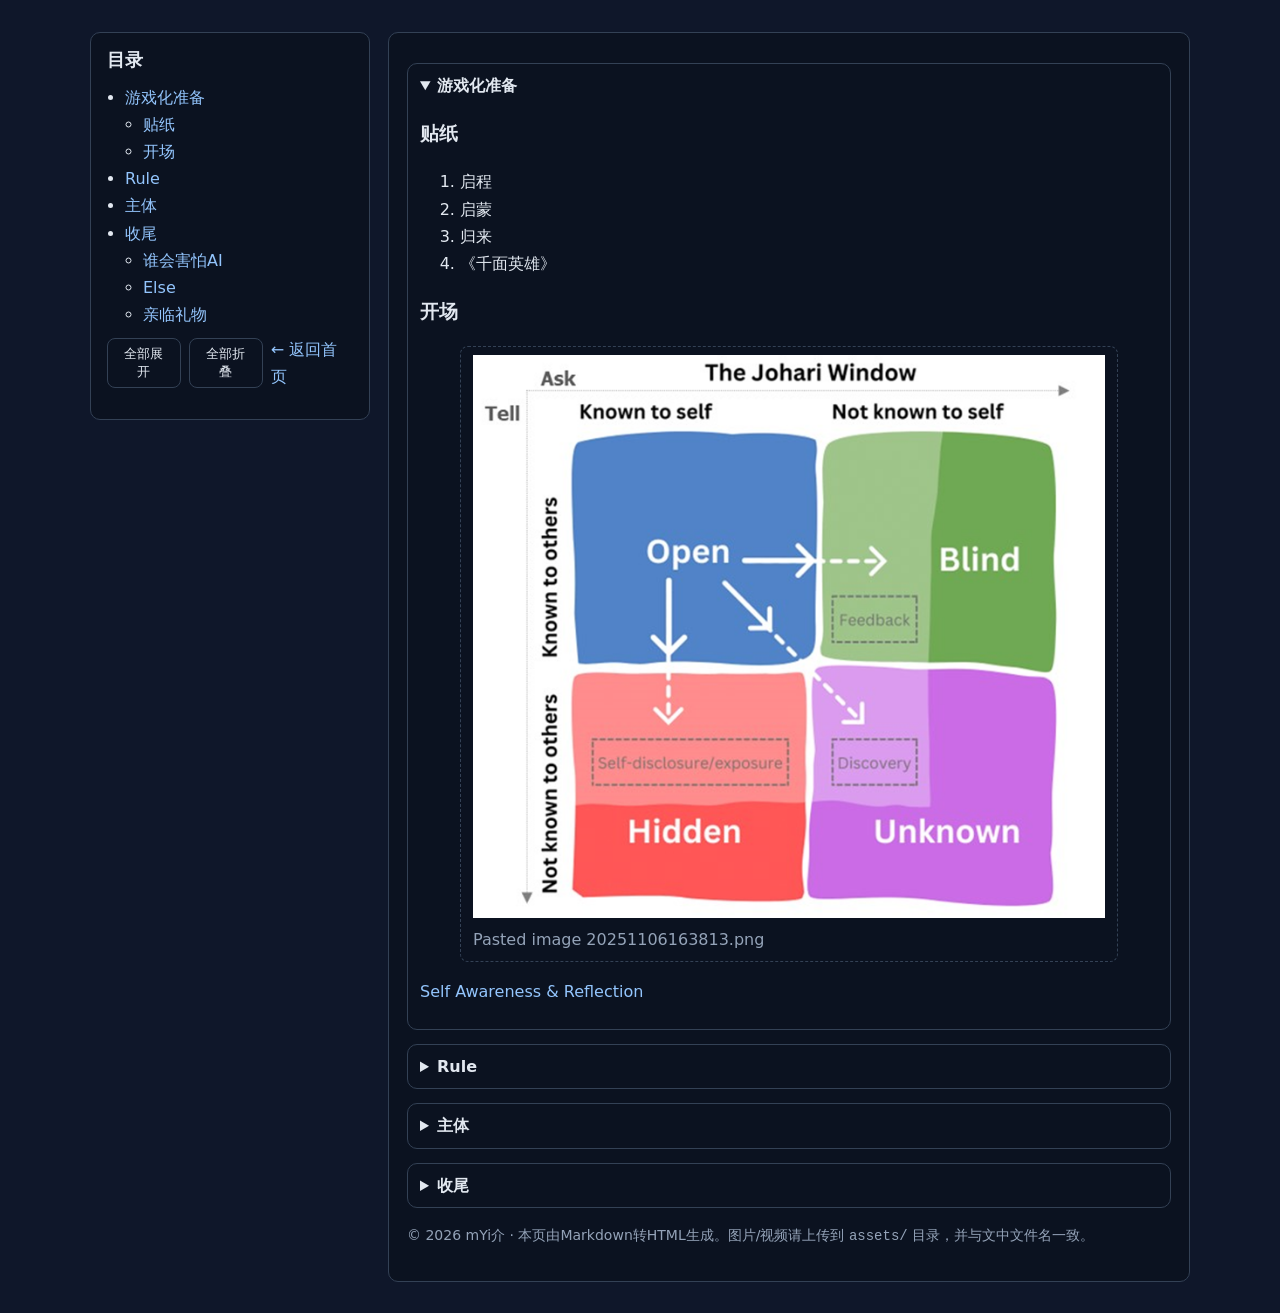
<file: share_ai.html>
<!doctype html>
<html lang="zh-CN">
<head>
  <meta charset="utf-8">
  <meta name="viewport" content="width=device-width, initial-scale=1">
  <title>AI 分享 </title>
  <meta name="color-scheme" content="dark light">
  <base target="_top">
  <style>
    :root { --bg:#0f172a; --fg:#e2e8f0; --muted:#94a3b8; --link:#93c5fd; --border:#334155; }
    body { margin:0; background:var(--bg); color:var(--fg); font-family:system-ui,-apple-system,Segoe UI,Roboto,Helvetica,Arial,sans-serif; line-height:1.7; }
    .wrap { max-width:1100px; margin:32px auto; padding:0 16px; }
    .grid { display:grid; grid-template-columns: 280px 1fr; gap:18px; }
    @media (max-width: 980px) { .grid { grid-template-columns: 1fr; } }
    .toc { background:#0b1220; border:1px solid var(--border); border-radius:10px; padding:12px 16px; position:sticky; top:12px; align-self:start; }
    .toc h2 { margin:0 0 8px; font-size:18px; }
    .toc ul { margin:0; padding-left:18px; }
    .content { background:#0b1220; border:1px solid var(--border); border-radius:10px; padding:16px 18px; }
    a { color:var(--link); text-decoration:none; }
    a:hover { text-decoration:underline; }
    .fold { border:1px solid var(--border); border-radius:10px; padding:8px 12px; margin:14px 0; background:#0b1220; }
    .fold > summary { cursor:pointer; font-weight:600; }
    .media { background:#0b1220; border:1px dashed var(--border); padding:8px 12px; border-radius:8px; color:#94a3b8; }
    img, video { max-width:100%; height:auto; }
    .actions { display:flex; gap:8px; align-items:center; margin:8px 0 16px; }
    button.small { background:#0b1220; color:var(--fg); border:1px solid var(--border); padding:6px 10px; border-radius:8px; cursor:pointer; }
  </style>
  <script>
    function reportHeight(){
      window.requestAnimationFrame(function(){
        var h=Math.max(document.body.scrollHeight,document.documentElement.scrollHeight);
        if (window.parent){ window.parent.postMessage({ type: 'iframeHeight', h: h }, '*'); }
      });
    }
    document.addEventListener('DOMContentLoaded', reportHeight);
    window.addEventListener('load', reportHeight);
    new ResizeObserver(reportHeight).observe(document.documentElement);
  </script>
</head>
<body>
  <div class="wrap">
    <div class="grid">
      <aside class="toc">
        <h2>目录</h2>
<ul><li><a href='#游戏化准备'>游戏化准备 </a><ul><li><a href='#贴纸'>贴纸 </a></li><li><a href='#开场'>开场 </a></li></ul></li><li><a href='#rule'>Rule </a></li><li><a href='#主体'>主体 </a></li><li><a href='#收尾'>收尾 </a><ul><li><a href='#谁会害怕ai'>谁会害怕AI </a></li><li><a href='#else'>Else </a></li><li><a href='#亲临礼物'>亲临礼物 </a></li></ul></li></ul>
        <div class="actions">
          <button class="small" id="expand-all">全部展开</button>
          <button class="small" id="collapse-all">全部折叠</button>
          <a href="/" style="margin-left:auto">← 返回首页</a>
        </div>
      </aside>
      <article class="content">
<details id='游戏化准备' class='fold' open><summary>游戏化准备 </summary>
<h3 id='贴纸'>贴纸 </h3>
<ol>
<li>启程 </li>
<li>启蒙 </li>
<li>归来 </li>
<li>《千面英雄》 </li>
</ol>
<h3 id='开场'>开场 </h3>

<p><figure class='media'><img src='./assets/Pasted image 20251106163813.png' alt='Pasted image 20251106163813.png'><figcaption>Pasted image 20251106163813.png</figcaption></figure></p>

<p><a href="https://trw1.sharepoint.com/sites/PeopleSuccess/SitePages/Self-Reflection.aspx" target="_blank" rel="noopener">Self Awareness & Reflection</a> </p>
 
</details>
<details id='rule' class='fold'><summary>Rule </summary>
<ol>
<li>大白话，日常工作 </li>
<li>without the hype or jargon </li>
<li>《思考 快与慢》 </li>
</ol>
</details>
<details id='主体' class='fold'><summary>主体 </summary>
<ol>
<li>视野与订阅 </li>
<ol>
<li>Hello, Wolrd! </li>
<ol>
<li></li>
</ol>
</ol>
</ol>
<p><figure class='media'><img src='./assets/Pasted image 20250901165649.png' alt='Pasted image 20250901165649.png'><figcaption>Pasted image 20250901165649.png</figcaption></figure></p>

<ol>
<ol>
<ol>
</ol>
<li><a href="https://www.theneurondaily.com/p/the-neuron-acquired?_bhlid=01c37ab029761a5f1659f82962561b2b47f5e194&utm_campaign=the-neuron-acquired&utm_medium=newsletter&utm_source=www.theneurondaily.com" target="_blank" rel="noopener">🐺The Neuron acquired 🚨</a> </li>
<li><a href="https://virtualevents.zf-world.com/" target="_blank" rel="noopener">ZF IT Ai </a>< Wang Guozhi SGH FIXD53 > </li>
<li><a href="https://trw1.sharepoint.com/sites/inet/SitePages/Main.aspx#communities/29280" target="_blank" rel="noopener">ZF OPS</a>< Wang Pierre SGH ZAOO > </li>
</ol>
<li>场景与工具 </li>
<ol>
<li>邮件，如EN用中性的客观事实拒绝 <a href="https://copilot.cloud.microsoft/?FORM=undexpand&auth=2" target="_blank" rel="noopener">Copilot</a> </li>
<li>问答，基于自定义文库的<a href="https://metaso.cn/subject" target="_blank" rel="noopener">专题检索</a> e.g. 客户输入 </li>
<li>配图，e.g. PPT段落文字生图 <a href="https://app.napkin.ai/page/CgoiCHByb2Qtb25lEiwKBFBhZ2UaJDlhMDZlMTFkLWMyOGMtNDI0YS1hZGEzLTAwNjU0N2NmZDE3Nw?s=1" target="_blank" rel="noopener">Napkin</a> </li>
<li>翻译， <a href="https://www.zf.com/apps/tessa/index.html?continue" target="_blank" rel="noopener">TESSA</a> ，<a href="https://trw1.sharepoint.com/sites/inet/corporatepages/Pages/CorporatePages/uod2tePIUIrVir3jeeGOQ/fa88fe4b-6344-4803-b1d5-a047985b3b2c.aspx" target="_blank" rel="noopener">PROMT Translation Agent</a> </li>
<li>数据可编辑化，e.g. 图片/PDF内，kimi <a href=" https://kimi.moonshot.cn/share/cvmct8nf2en36hb6ma7g" target="_blank" rel="noopener">文字转表格</a> </li>
<ol>
<li>数据切片 </li>
<li>prompt：输出整个完整表格的csv格式，不要对数据内容作任何处理，保留空白单元格用占位符表示，并且仔细检查不要遗漏任何细节（*稳定是一切*） </li>
<li>自检，如求和 </li>
<li>限制与对策：单次<a href="https://metaso.cn/s/V9tWgL" target="_blank" rel="noopener">字符上限</a> e.g. <a href="https://wordcounter.net" target="_blank" rel="noopener">1,303</a> </li>
<ol>
<li>灵感：数据预处理 <a href="https://stackoverflow.com/questions/47062749/most-efficient-way-to-split-a-compressed-csv-into-chunks?utm_source=www.theneurondaily.com&utm_medium=referral&utm_campaign=ai-world-building-doctor-deskilling-and-soft-code-quality" target="_blank" rel="noopener">压缩CSV</a> </li>
</ol>
</ol>
<li><a href="https://www.perplexity.ai/search/ni-shi-ai-yin-si-tan-bang-wo-z-hzPmNg3RTRm3GTRA6gkQDw" target="_blank" rel="noopener">工艺顺序调度</a> </li>
<li>市场调研，e.g. 国外产品的中国供应链/集成商 GPT </li>
<li>代码生成，e.g. JavaScript 时频谱热力图 </li>
<ol>
<li>Trea展示，e.g. 贪吃蛇 ==HTML格式== </li>
</ol>
<li><a href="https://www.oneusefulthing.org/p/an-opinionated-guide-to-using-ai?utm_source=substack&publication_id=1180644&post_id=175771315&utm_medium=email&utm_content=share&utm_campaign=email-share&triggerShare=true&isFreemail=true&r=607ruc&triedRedirect=true#" target="_blank" rel="noopener">各家AI选择指南</a> </li>
</ol>
<li>知识管理与笔记 </li>
<ol>
<li>数据库 <a href="https://obsidian.md/" target="_blank" rel="noopener">obisidian</a> 偏工作（结构化） </li>
<ol>
<li><a href="https://markdown.lovejade.cn/" target="_blank" rel="noopener">==Markdown格式==</a> </li>
<li>插件 [[2025-08-11]] e.g. </li>
<ol>
<li>Mermaid Tool 时序图/甘特图 </li>
<li>Chartsview Tool 图表 </li>
</ol>
</ol>
<li><a href="https://www.biji.com/note" target="_blank" rel="noopener">Get笔记</a> 偏个人 </li>
<ol>
<li>会议纪要总结 _打开记录10分钟 </li>
<li>视频/XHS总结 </li>
<li>~~公众号总结~~ </li>
<ol>
<li><a href="https://yuanbao.tencent.com/chat/naQivTmsDa" target="_blank" rel="noopener">腾讯元宝</a> </li>
</ol>
</ol>
</ol>
<li>提示工程与技巧 #模型排名 </li>
<ol>
<li>prompt_答案的上限取决于模型，下限取决于好问题 </li>
<li>_现场演绎 </li>
<ol>
<li>《乔哈里窗》 </li>
</ol>
<li>我是小学生 </li>
<li>你是专家	 </li>
<li>举个例子	 </li>
<li>问问题本身 </li>
<li>要评分 </li>
<li>限定格式输出 </li>
<li>循环以上↑ </li>
<li>[灵感] @ LeeMind obsidian </li>
<ol>
<li>长思考 vs 联网 </li>
<li>长记忆 / context </li>
<li>e.g. 教练，好玩 </li>
</ol>
<li><a href="https://www.kimi.com/kimiplus/conpg00t7lagbbsfqkq0" target="_blank" rel="noopener">拓写工具</a> </li>
<ol>
<li>适用场景：需要稳定输出，重复精度高的场合 </li>
</ol>
<li>快速调用大段文字 <a href="https://beeftext.org/?utm_source=www.theneurondaily.com&utm_medium=referral&utm_campaign=microsoft-picks-claude-over-gpt" target="_blank" rel="noopener">Beeftext</a> </li>
</ol>
<li>未来已来 </li>
<ol>
<li>愿世界没有PPT：<a href="https://ai-2027.com/?utm_source=www.theneurondaily.com&utm_medium=referral&utm_campaign=what-the-next-3-years-of-ai-progress-looks-like" target="_blank" rel="noopener">AI 2027</a> , <a href="https://vercel.com/state-of-ai?utm_source=www.theneurondaily.com&utm_medium=referral&utm_campaign=google-releases-deep-think-its-olympic-math-model#applications-and-value-creation-intro" target="_blank" rel="noopener">State of AI</a> </li>
<ol>
<li>推广成网页工具，<a href="https://www.yourware.so/" target="_blank" rel="noopener">==HTML格式==</a> </li>
</ol>
<li>3D生成： <a href="https://3d.hunyuan.tencent.com/login?redirect_url=https%3A%2F%2F3d.hunyuan.tencent.com%2F" target="_blank" rel="noopener">腾讯混元3D</a> </li>
<li>沙盒探索：<a href="https://openrouter.ai/chat" target="_blank" rel="noopener">OpenRouter</a> <a href="https://metaso.cn/s/uDiqCSi" target="_blank" rel="noopener">模型调参</a> </li>
<li>多模态模型：豆包，MiniMax，GPT </li>
<li>autoflow: Dify </li>
<ol>
<li>八爪鱼理念 </li>
</ol>
<li>Agent: manus, <a href="https://www.genspark.ai/" target="_blank" rel="noopener">Genspark</a> </li>
<ol>
<li>_本大纲为例_ </li>
</ol>
</ol>
</ol>
</details>
<details id='收尾' class='fold'><summary>收尾 </summary>
<h3 id='谁会害怕ai'>谁会害怕AI </h3>

<p><figure class='media'><img src='./assets/Pasted image 20250708162407.png' alt='Pasted image 20250708162407.png'><figcaption>Pasted image 20250708162407.png</figcaption></figure></p>

<h3 id='else'>Else </h3>
<ol>
<li><a href="https://www.ssp.sh/brain/will-ai-replace-humans/?utm_source=www.theneurondaily.com&utm_medium=referral&utm_campaign=openai-makes-voice-apps-human-finally" target="_blank" rel="noopener">Will AI Replace Human Thinking? </a> </li>
<ol>
<li></li>
</ol>
</ol>
<p><figure class='media'><img src='./assets/Pasted image 20250708162853.png' alt='Pasted image 20250708162853.png'><figcaption>Pasted image 20250708162853.png</figcaption></figure></p>

<ol>
<ol>
</ol>
</ol>
<h3 id='亲临礼物'>亲临礼物 </h3>
<ol>
<li>赠送本文*.md</li>
</ol>
</details>
        <footer style="margin:16px 0; color:#94a3b8; font-size:14px;">© 2026 mYi介 · 本页由Markdown转HTML生成。图片/视频请上传到 <code>assets/</code> 目录，并与文中文件名一致。</footer>
      </article>
    </div>
  </div>
  <script>
    (function(){
      var folds=[].slice.call(document.querySelectorAll('.fold'));
      var exp=document.getElementById('expand-all');
      var col=document.getElementById('collapse-all');
      if(exp){exp.addEventListener('click', function(){ folds.forEach(function(d){ d.setAttribute('open',''); }); reportHeight(); });}
      if(col){col.addEventListener('click', function(){ folds.forEach(function(d){ d.removeAttribute('open'); }); reportHeight(); });}
    })();
  </script>
</body>
</html>
</file>
